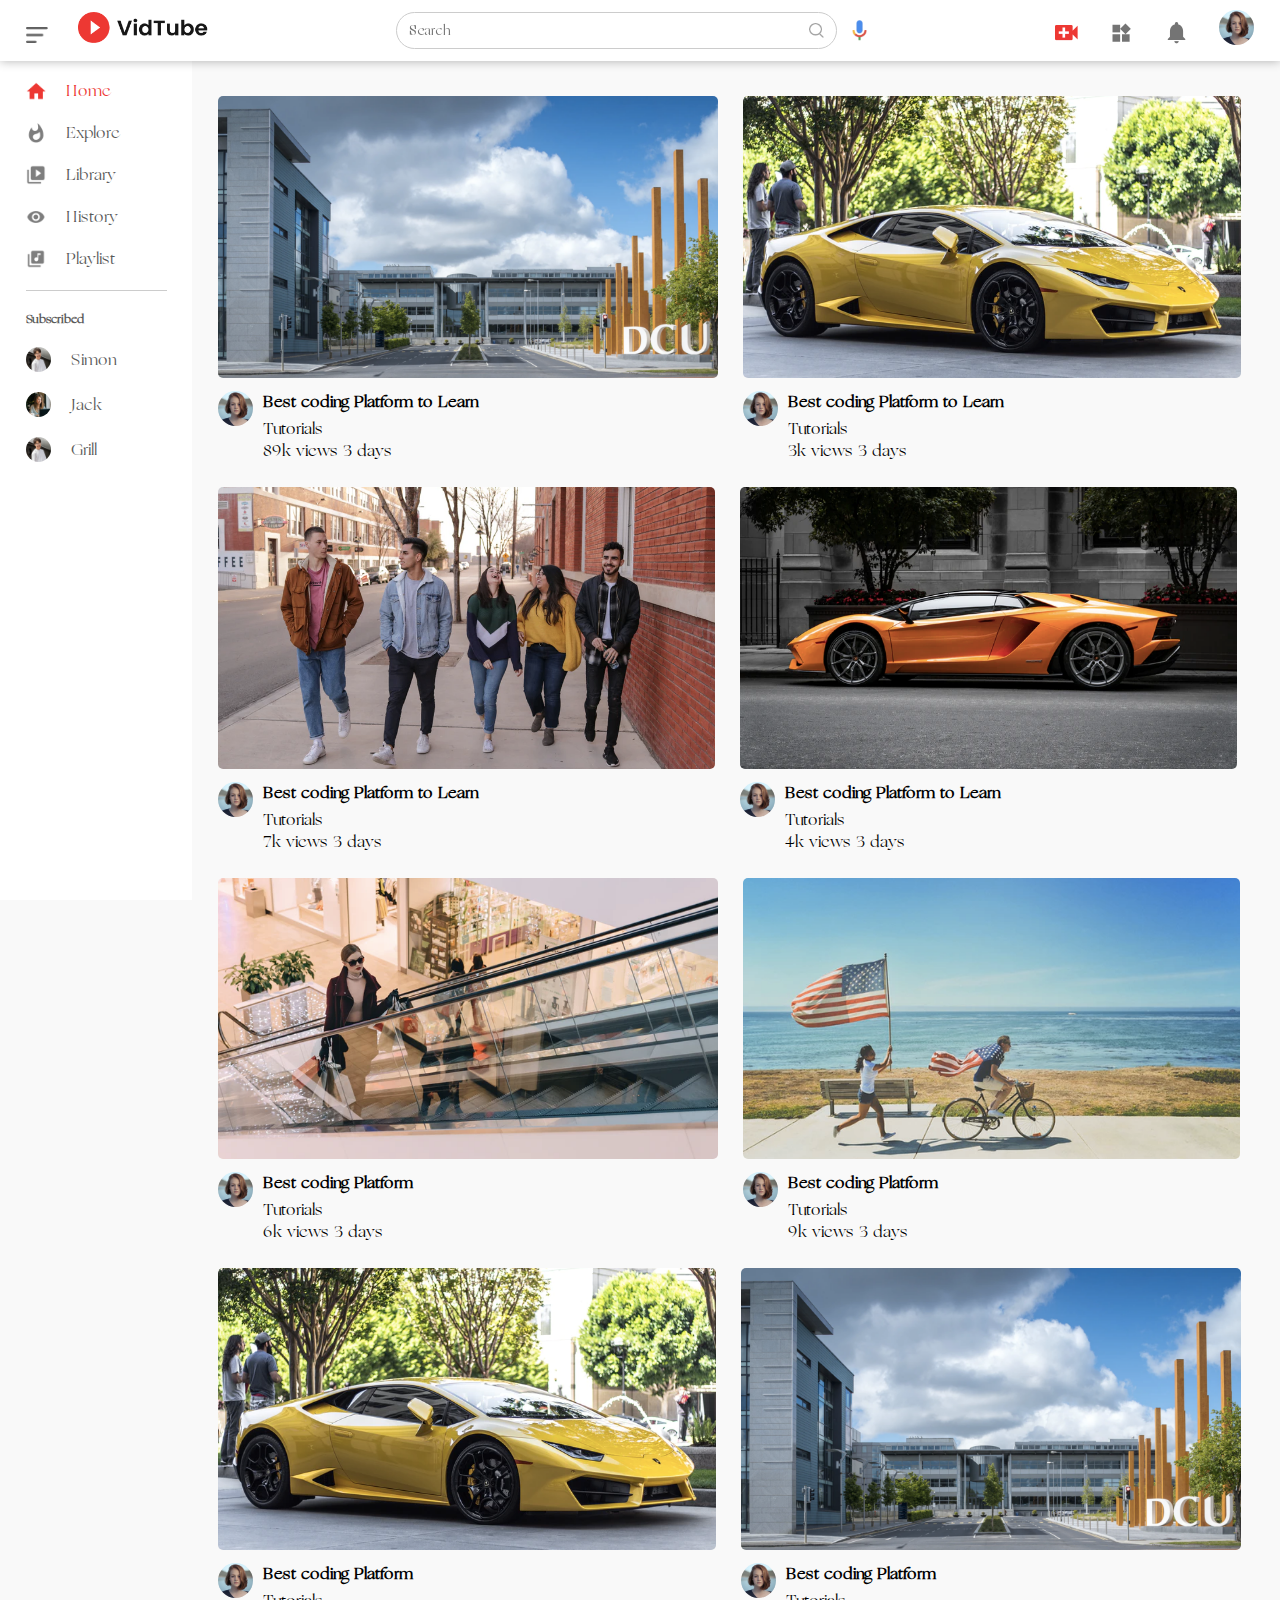
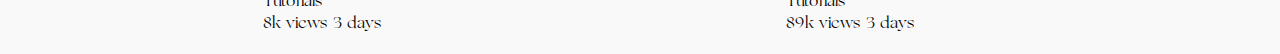
<file: MyTube/index.html>
<!DOCTYPE html>
<html lang="en">
<head>
    <meta charset="UTF-8">
    <meta name="viewport" content="width=device-width, initial-scale=1.0">
    <title>MyTube</title>
    <link rel="stylesheet" href="style.css">
   
</head>
<body>
    <nav class="flex-div">
        <div class="nav-left" class="flex-div">
            <img src="./images/menu.png" class="menu-icon">
            <img src="./images/logo.png" class="logo" >

        </div>
        <div class="nav-middle flex-div">
            <div class="search-box flex-div">
                <input type="text" placeholder="Search">
                <img src="./images/search.png" >
            </div>
            <img src="./images/voice-search.png" class="mic-icon">

        </div>
        <div class="nav-right" class="flex-div" >
            <img src="./images/upload.png" >
            <img src="./images/more.png">
            <img src="./images/notification.png" >
            <img src="./images/megan.png" class="user-icon">
        </div>
    </nav>
    <!-- --------------- SideBar------------------ -->
    <div class="sidebar">
        <div class="shortcut-links">
            <a href="./play.html"> <img src="./images/home.png" > <p>Home</p> </a>
            <a href=""> <img src="./images/explore.png" > <p>Explore </p></a>
            <a href=""> <img src="./images/library.png" > <p>Library</p> </a>
            <a href=""> <img src="./images/history.png" > <p>History</p> </a>
            <a href=""> <img src="./images/playlist.png" > <p>Playlist</p> </a>
            <hr>
        </div>
        <div class="subscribed-list">
            <h3>Subscribed</h3>
            <a href=""> <img src="./images/gerard.png" > <p> Simon</p> </a>
            <a href=""> <img src="./images/cameron.png" > <p> Jack</p> </a>
            <a href=""> <img src="./images/gerard.png" > <p> Grill</p> </a>
        </div>
    </div>

    <!-- Main -->
    <div class="container">
        <div class="list-container">
            <div class="vid-list">
                <a href="./play.html">   
                    <img src="./images/thumbnail7.png" class="thmbnail">
                </a>
                <div class="flex-div">
                    <img src="./images/megan.png">
                    <div class="vid-info">
                        <a href="./play.html"> Best coding Platform to Learn </a>
                        <p>Tutorials</p>
                        <p>89k views 3 days</p>
                    </div>
                </div>
            </div>
            <div class="vid-list">
                <a href="./play.html">   
                    <img src="./images/thumbnail8.png" class="thmbnail">
                </a>
                <div class="flex-div">
                    <img src="./images/megan.png">
                    <div class="vid-info">
                        <a href="./play.html"> Best coding Platform to Learn </a>
                        <p>Tutorials</p>
                        <p>3k views 3 days</p>
                    </div>
                </div>
            </div>


            <div class="vid-list">
                <a href="./play.html">   
                    <img src="./images/thumbnail5.png" class="thmbnail">
                </a>
                <div class="flex-div">
                    <img src="./images/megan.png">
                    <div class="vid-info">
                        <a href="./index.html"> Best coding Platform to Learn </a>
                        <p>Tutorials</p>
                        <p>7k views 3 days</p>
                    </div>
                </div>
            </div>

            <div class="vid-list">
                <a href="./play.html">   
                    <img src="./images/thumbnail6.png" class="thmbnail">
                </a>
                <div class="flex-div">
                    <img src="./images/megan.png">
                    <div class="vid-info">
                        <a href="./play.html"> Best coding Platform to Learn </a>
                        <p>Tutorials</p>
                        <p>4k views 3 days</p>
                    </div>
                </div>
            </div>

            <div class="vid-list">
                <a href="./play.html">   
                    <img src="./images/thumbnail3.png" class="thmbnail">
                </a>
                <div class="flex-div">
                    <img src="./images/megan.png">
                    <div class="vid-info">
                        <a href="./play.html"> Best coding Platform</a>
                        <p>Tutorials</p>
                        <p>6k views 3 days</p>
                    </div>
                </div>
            </div>

            <div class="vid-list">
                <a href="./play.html">   
                    <img src="./images/thumbnail2.png" class="thmbnail">
                </a>
                <div class="flex-div">
                    <img src="./images/megan.png">
                    <div class="vid-info">
                        <a href="./play.html"> Best coding Platform</a>
                        <p>Tutorials</p>
                        <p>9k views 3 days</p>
                    </div>
                </div>
            </div>

            <div class="vid-list">
                <a href="./play.html">   
                    <img src="./images/thumbnail8.png" class="thmbnail">
                </a>
                <div class="flex-div">
                    <img src="./images/megan.png">
                    <div class="vid-info">
                        <a href="./play.html"> Best coding Platform</a>
                        <p>Tutorials</p>
                        <p>8k views 3 days</p>
                    </div>
                </div>
            </div>

            <div class="vid-list">
                <a href="./play.html">   
                    <img src="./images/thumbnail7.png" class="thmbnail">
                </a>
                <div class="flex-div">
                    <img src="./images/megan.png">
                    <div class="vid-info">
                        <a href="./play.html"> Best coding Platform</a>
                        <p>Tutorials</p>
                        <p>89k views 3 days</p>
                    </div>
                </div>
            </div>
        </div>

    </div>

    <script>
        let menuIcon = document.querySelector('.menu-icon');
        let sidebar= document.querySelector('.sidebar');

        menuIcon.onclick = function() {
            sidebar.style.display = "block";    
            sidebar.classList.toggle("small-sidebar");
        }

    </script>
</body>
</html>
</file>
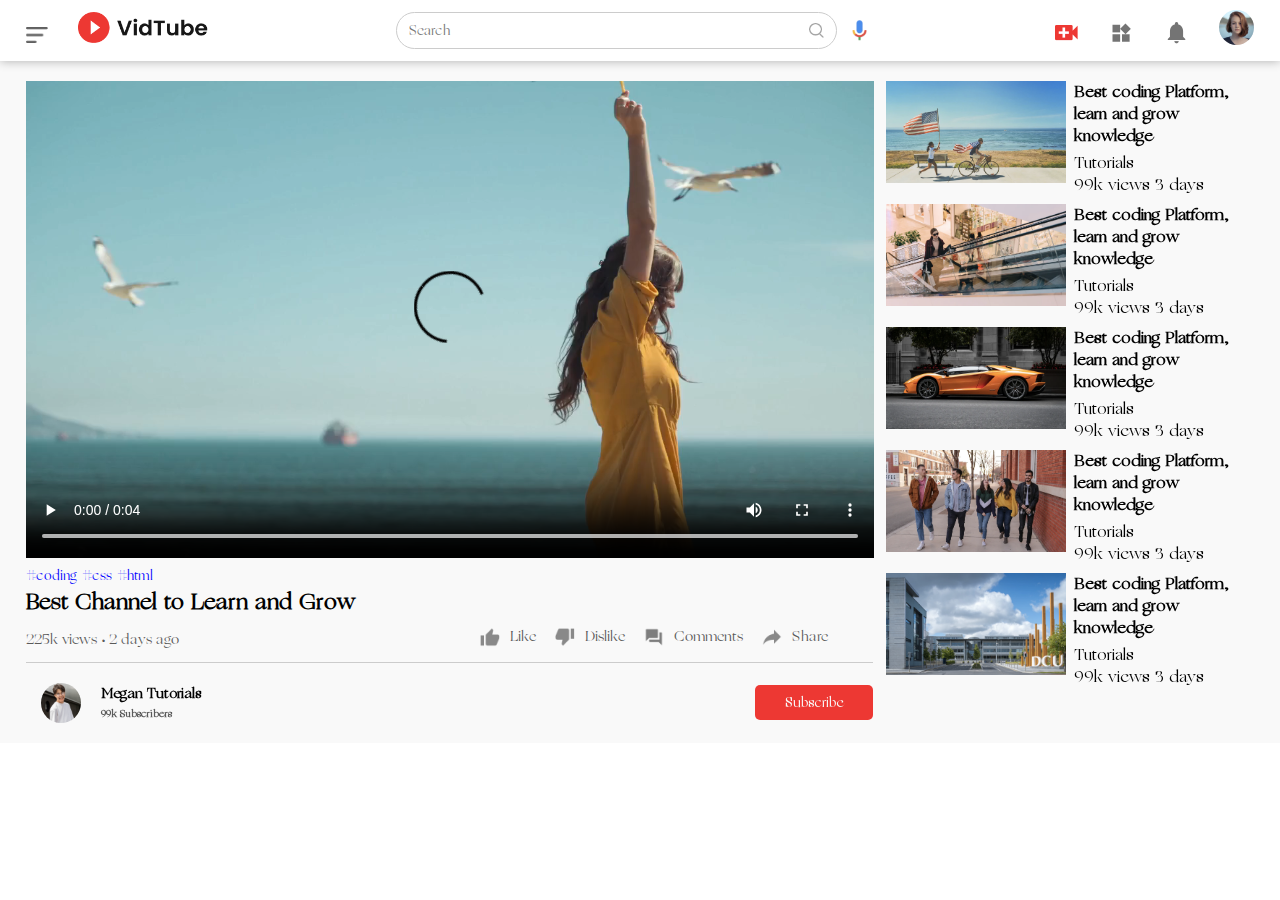
<file: MyTube/play.html>
<!DOCTYPE html>
<html lang="en">
<head>
    <meta charset="UTF-8">
    <meta name="viewport" content="width=device-width, initial-scale=1.0">
    <title>Play Videos</title>
    <link rel="stylesheet" href="style.css">
</head>
<body>
    <nav class="flex-div">
        <div class="nav-left" class="flex-div">
            <img src="./images/menu.png" class="menu-icon">
            <img src="./images/logo.png" class="logo" >

        </div>
        <div class="nav-middle flex-div">
            <div class="search-box flex-div">
                <input type="text" placeholder="Search">
                <img src="./images/search.png" >
            </div>
            <img src="./images/voice-search.png" class="mic-icon">

        </div>
        <div class="nav-right" class="flex-div" >
            <img src="./images/upload.png" >
            <img src="./images/more.png">
            <img src="./images/notification.png">
           <a href="./index.html"> <img src="./images/megan.png"  class="user-icon">  </a>
        </div>
    </nav>

    <div class="container play-container">
        <div class="row">
            <div class="play-video">
                <video controls autoplay src="./images/video.mp4"></video>
                <div class="tags">
                    <a href=""> #coding</a>  <a href=""> #css</a>  <a href=""> #html</a>
                </div>
                <h3>Best Channel to Learn and Grow</h3>
                <div class="play-vid-info">
                    <p> 225k views &bull; 2 days ago </p>
                    <div>
                        <a href=""> <img src="./images/like.png" alt=""> Like</a>
                        <a href=""> <img src="./images/dislike.png" alt=""> Dislike</a>
                        <a href=""> <img src="./images/messages.png" alt=""> Comments</a>
                        <a href=""> <img src="./images/share.png" alt=""> Share</a>
                    </div>
                </div>
                <hr>
                <div class="publisher">
                    <img src="./images/gerard.png" >
                    <div>
                        <p> Megan Tutorials</p>
                        <span>99k Subscribers</span>
                    </div>
                    <button>Subscribe </button>
                </div>
            </div>

            



            <div class="right-sidebar">
                <div class="sidevideo-list">
                  <a href="" class="small-thumbnail">   <img src="./images/thumbnail2.png" >  </a>          
                    <div class="vid-info">
                        <a href="./play.html"> Best coding Platform, learn and grow knowledge </a>
                        <p>Tutorials</p>
                        <p>99k views 3 days</p>
                    </div>
             </div>

             <div class="sidevideo-list">
                <a href="" class="small-thumbnail">   <img src="./images/thumbnail3.png" >  </a>          
                <div class="vid-info">
                    <a href="./play.html"> Best coding Platform, learn and grow knowledge </a>
                    <p>Tutorials</p>
                    <p>99k views 3 days</p>
                </div>
             </div>
                <div class="sidevideo-list">
                    <a href="" class="small-thumbnail">   <img src="./images/thumbnail6.png" >  </a>          
                    <div class="vid-info">
                    <a href="./play.html"> Best coding Platform, learn and grow knowledge </a>
                    <p>Tutorials</p>
                    <p>99k views 3 days</p>
                    </div>
                </div>
                <div class="sidevideo-list">
                    <a href="" class="small-thumbnail">   <img src="./images/thumbnail5.png" >  </a>          
                    <div class="vid-info">
                        <a href="./play.html"> Best coding Platform, learn and grow knowledge </a>
                        <p>Tutorials</p>
                        <p>99k views 3 days</p>
                    </div>
                </div>   

                <div class="sidevideo-list">
                    <a href="" class="small-thumbnail">   <img src="./images/thumbnail7.png" >  </a>          
                    <div class="vid-info">
                        <a href="./play.html"> Best coding Platform, learn and grow knowledge </a>
                        <p>Tutorials</p>
                        <p>99k views 3 days</p>
                    </div>
                </div>   
         </div>
        </div>
    </div>


</body>
</html>
</file>
<file: MyTube/style.css>
@font-face {
    font-family: Extrabold;
    src: url(./ogg.ttf);
}
*{
    margin: 0;
    padding: 0;
    box-sizing: border-box;
    font-family: Extrabold;

}
a{
    text-decoration: none;
    color: #5a5a5a;
}
img{
    cursor: pointer;
}
.flex-div{
    display: flex;
    align-items: center;
}
nav{
    padding: 10px 2%;
    justify-content: space-between;
    box-shadow: 0 0 10px rgba(0,0,0,0.3);
    background: #fff;
    position: sticky;
    top: 0;
    z-index: 10;
}
.nav-right img{
    width: 25px;
    margin-right: 25px;
}
.nav-right .user-icon{
    width: 35px;
    border-radius: 50%;
    margin-right: 0;
}
.nav-left .menu-icon{
    width: 22px;
    margin-right: 25px;
}
.nav-left .logo{
    width: 130px;
}
.nav-middle .mic-icon{
    width: 15px;
}
.nav-middle .search-box{
    border: 1px solid #ccc;
    margin-right: 15px;
    padding: 8px 12px;
    border-radius: 25px;
}
.nav-middle .search-box input{
    width: 400px;
    border: 0;
    outline: 0;
    background: transparent;
}
.nav-middle .search-box img{
    width: 15px;
}

/* ------- sideBar----------------- */
.sidebar{
    background: #fff;
    width: 15%;
    height: 100vh;
    padding-left: 2%;
    padding-top:  80px;
    position: fixed;
    top: 0;
}
.shortcut-links a img{
    width: 20px;
    margin-right: 20px;
}
.shortcut-links a {
    display: flex;
    align-items: center;
    margin-bottom: 20px;
    flex-wrap: wrap;
    width: fit-content;
}
.shortcut-links a:first-child{
    color: #ed3833;
}
.sidebar hr{
    border: 0;
    background: #ccc;
    width: 85%;
    height:1px ;
}
.subscribed-list h3{
    font-size: 12px;
    margin: 20px 0;
    color: #5a5a5a;
}
.subscribed-list a{
    display: flex;
    align-items: center;
    width: fit-content;
    flex-wrap: wrap;
    margin-bottom: 20px;
}
.subscribed-list a img{
    width: 25px;
    border-radius: 50%;
    margin-right: 20px;
}
.small-sidebar{
    width: 5%;
}
.small-sidebar a p{
    display: none;
}
.small-sidebar h3{
    display: none;
}
.small-sidebar hr{
 width:50% ;
 margin-bottom: 25px;
}
.container{
    background: #f9f9f9;
    padding: 20px 2% 20px 17%;
}
.list-container{
display: flex;
flex-wrap: wrap;
gap: 25px;
margin-top: 15px;
}

.vid-list .thmbnail{
    width: 100%;
    border-radius: 5px;
}
.vid-list .flex-div{
    align-items: flex-start;
    margin-top: 7px;
}
.vid-list .flex-div img{
    width: 35px;
    border-radius: 50%;
    margin-right: 10px;
}
.vid-info a{
    color: #000;
    font-weight: 600;
    display: block;
    margin-bottom: 5px;
}

@media (max-width:900px) {
    .menu-icon{
        width: 10px;
        margin-right: 5px;
    }
    .sidebar{
        display: none;
    }
    .container{
        padding-left: 15%;
        /* padding-right: 5%; */
    }
    .nav-right img{
        display: none;
    }
    .nav-right .user-icon{
        display: block;
        width: 30px;
    }
    .nav-middle  .search-box input {
        width: 100px;
    }
    .nav-middle .mic-icon{
        display: none;
    }
    .logo{
        width: 90px;
    }
}

/* ---------play.html----------------- */

.play-container{
    padding-left: 2%;
}
.row{
    display: flex;
    justify-content: space-between;
    flex-wrap: wrap;
}
.play-video{
    flex-basis: 69%;
}
.right-sidebar{
    flex-basis: 30%;
}
.play-video video{
    width: 100%;
}
.sidevideo-list{
    display: flex;
    justify-content: space-between;
    margin-bottom: 8px;
}
.sidevideo-list img{
    width: 100%;
}
.sidevideo-list .small-thumbnail{
    flex-basis: 49%;
}
.sidevideo-list .vid-info{
    flex-basis: 49%;
}
.play-video .tags a{
    color: #0000ff;
    font-size: 13px;
}
.play-video h3{
    font-weight: 600;
    font-size: 22px;
}

.play-video .play-vid-info{
    display: flex;
    align-items: center;
    justify-content: space-between;
    flex-wrap: wrap;
    margin-top: 10px;
    font-size: 14px;
    color: #5a5a5a;

}
.play-vid-info a img{
    width: 20px;
    margin-right: 10px;
}
.play-vid-info a {
    display: inline-flex;
    align-items: center;
    margin-left: 15px;
}
.play-vid-info div{
    margin-right: 45px;
}
.play-video hr{
    border: 0;
    height: 1px;
    background-color: #ccc;
    margin: 10px 0px;
}
.publisher{
    display: flex;
    align-items: center;
    margin-top: 20px;
}
.publisher div{
    flex: 1;
    margin-left: 20px;
    color: #000;
    font-weight: 600;
    font-size: 14px;
}
.publisher img{
    width: 40px;
    border-radius: 50%;
    margin-left: 15px;
}
.publisher div span{
    font-size: 10px;
    color: #5a5a5a;
}

button{
    background-color: #ed3833;
    color: #f9f9f9;
    padding: 8px 30px;
    border-radius: 5px;
    border: 0;
    outline: 0;
    cursor: pointer;
}

@media (max-width:900px){
    .play-video{
        flex-basis:100%;
    }
    .right-sidebar{
        flex-basis: 100%;
    }
    .play-container{
        padding-left: 5%;
    }
    .play-video .play-vid-info a{
        margin: 15px ;
    }
}
</file>
